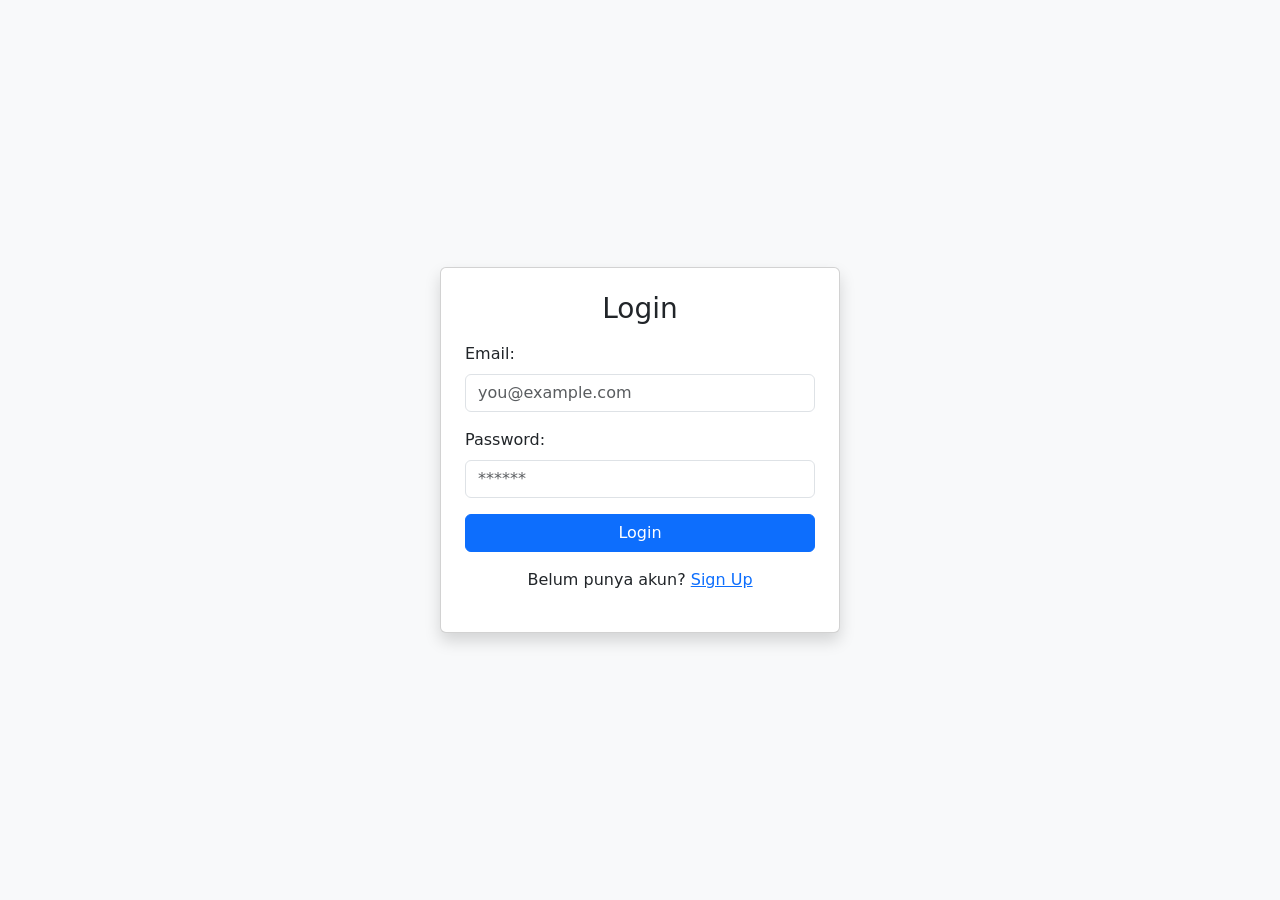
<file: login.html>
<!DOCTYPE html>
<html lang="id">
<head>
    <meta charset="UTF-8">
    <title>Login - Lokalin</title>
    <meta name="viewport" content="width=device-width, initial-scale=1">
    <link href="https://cdn.jsdelivr.net/npm/bootstrap@5.3.3/dist/css/bootstrap.min.css" rel="stylesheet">
</head>
<body class="d-flex align-items-center justify-content-center vh-100 bg-light">

    <div class="card p-4 shadow" style="width: 100%; max-width: 400px;">
        <h3 class="text-center mb-3">Login</h3>
        <form id="login-form">
            <div class="mb-3">
                <label for="email" class="form-label">Email:</label>
                <input type="email" id="email" class="form-control" placeholder="you@example.com" required>
            </div>
            <div class="mb-3">
                <label for="password" class="form-label">Password:</label>
                <input type="password" id="password" class="form-control" placeholder="******" required>
            </div>
            <button type="submit" class="btn btn-primary w-100">Login</button>
            <p class="text-center mt-3">Belum punya akun? <a href="signup.html">Sign Up</a></p>
        </form>
    </div>

    <script>
    function handleLogin() {
        const email = document.getElementById('email')?.value;
        const password = document.getElementById('password')?.value;
        const storedUser = JSON.parse(localStorage.getItem('user'));

        if (storedUser && storedUser.email === email && storedUser.password === password) {
            // Tambahkan ID jika belum ada
            const loggedInUser = {
                id: storedUser.id || 'user_' + Date.now(),
                name: storedUser.name
            };

            // Simpan ke dua tempat agar kompatibel ke sistem
            localStorage.setItem('loggedInUser', JSON.stringify(loggedInUser));
            localStorage.setItem('user', JSON.stringify({ ...storedUser, id: loggedInUser.id }));

            alert('Login berhasil!');
            window.location.href = 'index.html';
        } else {
            alert('Email atau password salah!');
        }
    }

    document.getElementById('login-form').addEventListener('submit', function(e) {
        e.preventDefault();
        handleLogin();
    });
    </script>
</body>
</html>
</file>
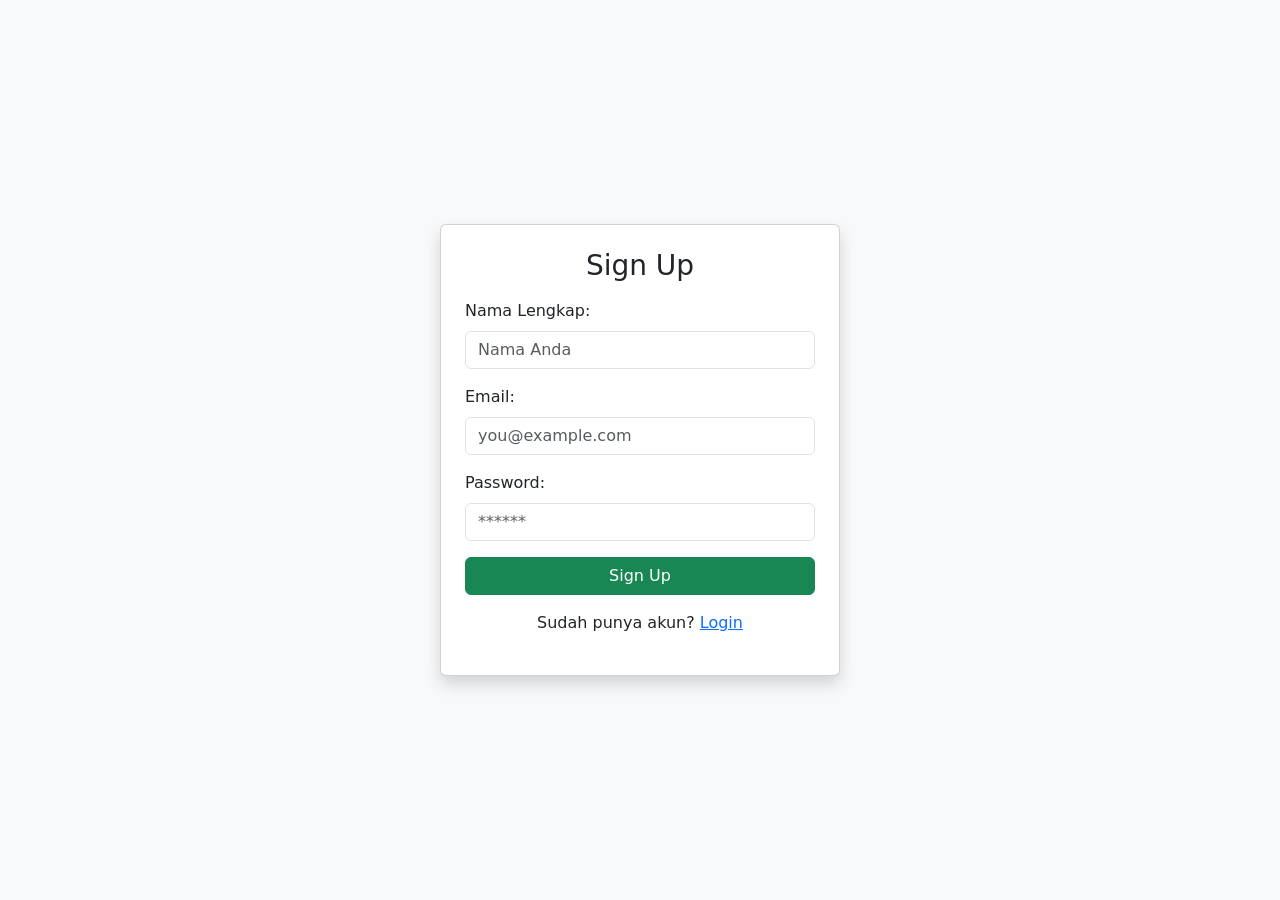
<file: signup.html>
<!DOCTYPE html>
<html lang="id">
<head>
    <meta charset="UTF-8">
    <title>Sign Up - Lokalin</title>
    <meta name="viewport" content="width=device-width, initial-scale=1">
    <link href="https://cdn.jsdelivr.net/npm/bootstrap@5.3.3/dist/css/bootstrap.min.css" rel="stylesheet">
</head>
<body class="d-flex align-items-center justify-content-center vh-100 bg-light">

    <div class="card p-4 shadow" style="width: 100%; max-width: 400px;">
        <h3 class="text-center mb-3">Sign Up</h3>
        <form id="signup-form">
            <div class="mb-3">
                <label for="name" class="form-label">Nama Lengkap:</label>
                <input type="text" id="name" class="form-control" placeholder="Nama Anda" required>
            </div>
            <div class="mb-3">
                <label for="email" class="form-label">Email:</label>
                <input type="email" id="email" class="form-control" placeholder="you@example.com" required>
            </div>
            <div class="mb-3">
                <label for="password" class="form-label">Password:</label>
                <input type="password" id="password" class="form-control" placeholder="******" required>
            </div>
            <button type="submit" class="btn btn-success w-100">Sign Up</button>
            <p class="text-center mt-3">Sudah punya akun? <a href="login.html">Login</a></p>
        </form>
    </div>

    <script>
    function handleSignUp() {
        const name = document.getElementById('name')?.value;
        const email = document.getElementById('email')?.value;
        const password = document.getElementById('password')?.value;

        if (name && email && password) {
            const user = {
                id: 'user_' + Date.now(),
                name,
                email,
                password
            };
            localStorage.setItem('user', JSON.stringify(user));
            alert('Registrasi berhasil! Silakan login.');
            window.location.href = 'login.html';
        } else {
            alert('Lengkapi semua field.');
        }
    }

    document.getElementById('signup-form').addEventListener('submit', function(e) {
        e.preventDefault();
        handleSignUp();
    });
    </script>
</body>
</html>
</file>
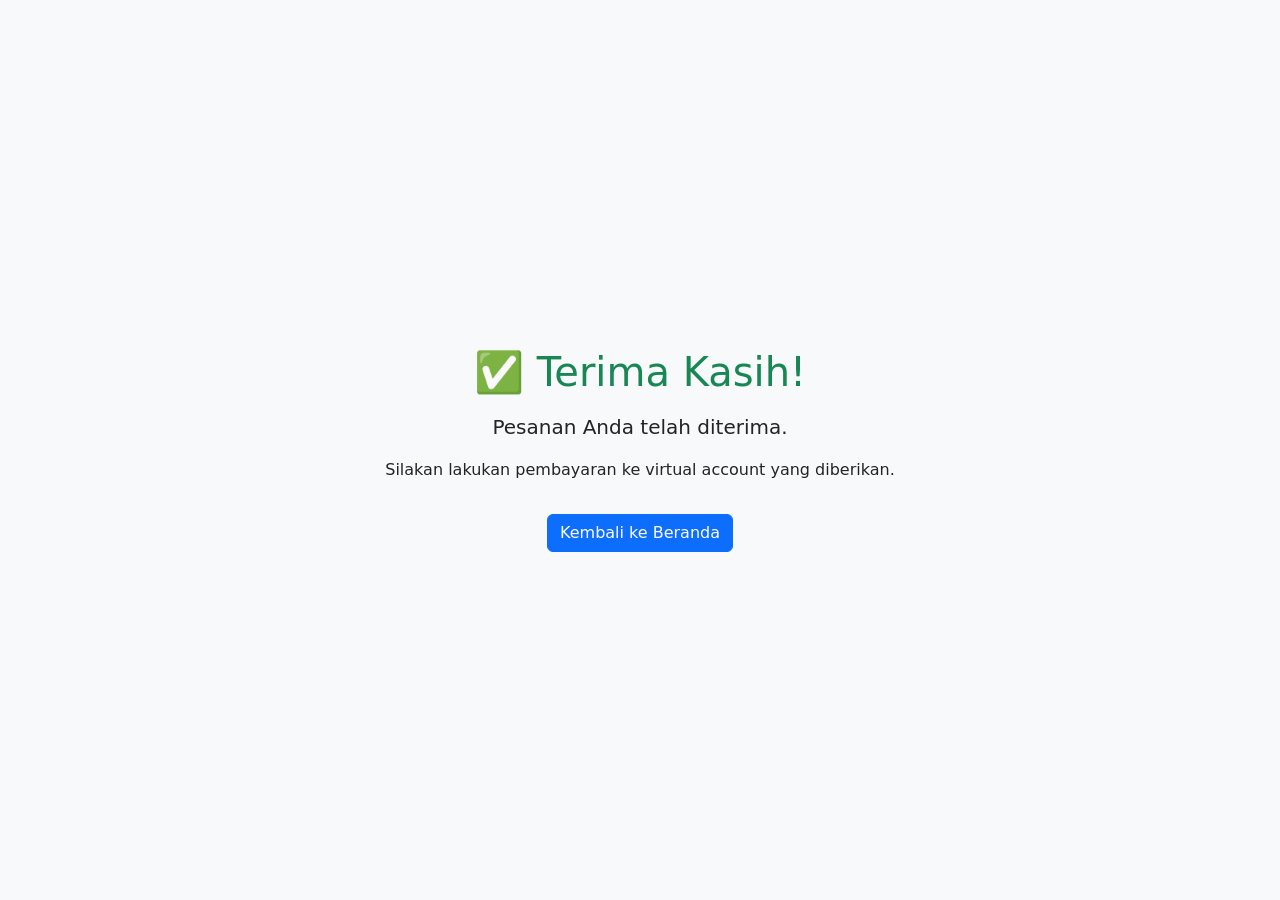
<file: thankyou.html>
<!DOCTYPE html>
<html lang="id">
<head>
  <meta charset="UTF-8">
  <title>Terima Kasih</title>
  <link href="https://cdn.jsdelivr.net/npm/bootstrap@5.3.3/dist/css/bootstrap.min.css" rel="stylesheet">
</head>
<body class="d-flex align-items-center justify-content-center vh-100 bg-light">
  <div class="text-center">
    <h1 class="text-success mb-3">✅ Terima Kasih!</h1>
    <p class="lead">Pesanan Anda telah diterima.</p>
    <p>Silakan lakukan pembayaran ke virtual account yang diberikan.</p>
    <a href="index.html" class="btn btn-primary mt-3">Kembali ke Beranda</a>
  </div>
</body>
</html>
</file>
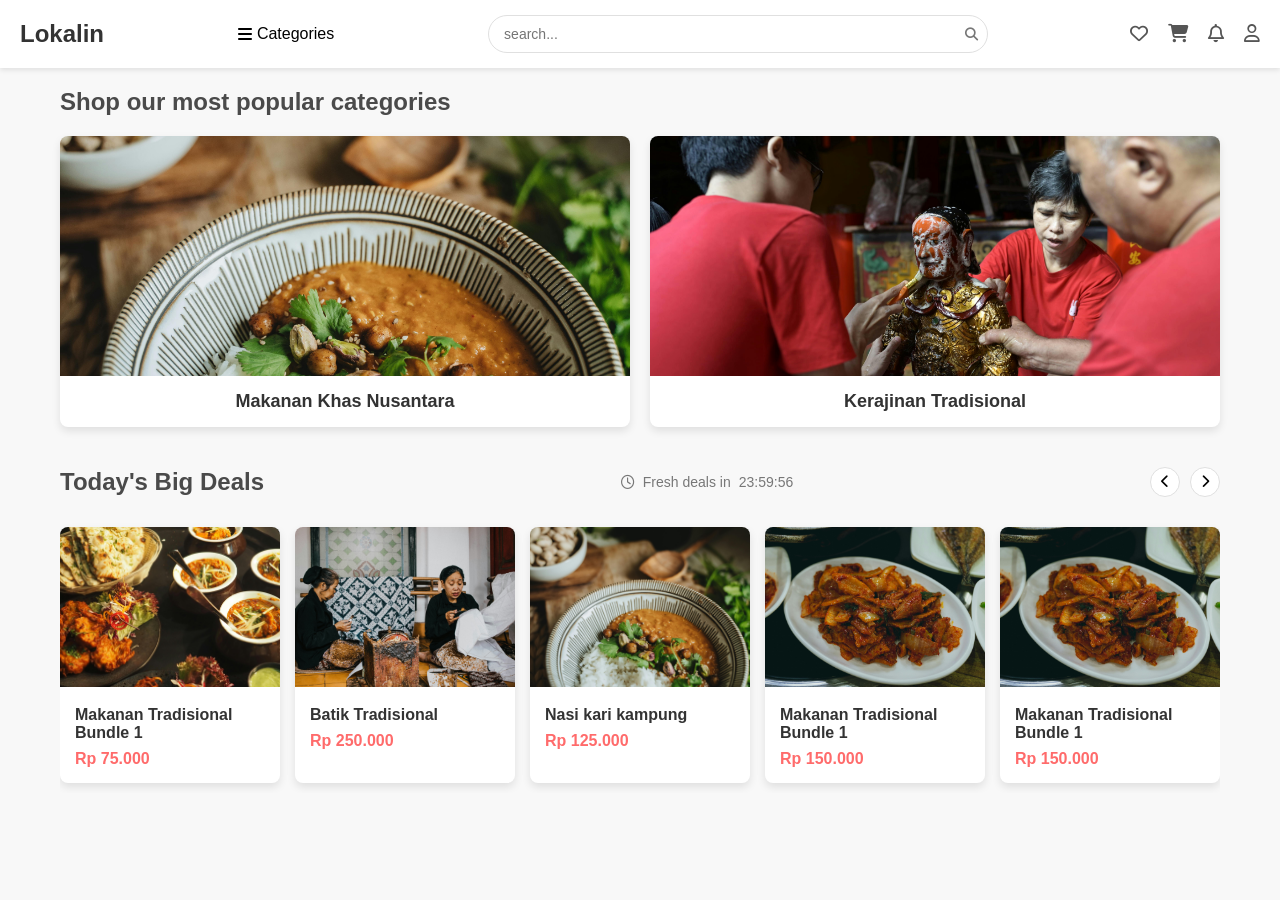
<file: landing_page/landing.html>
<!DOCTYPE html>
<html lang="en">
<head>
    <meta charset="UTF-8">
    <meta name="viewport" content="width=device-width, initial-scale=1.0">
    <title>Lokalin - Indonesian Traditional Marketplace</title>
    <link rel="stylesheet" href="./landing.css">
    <link rel="stylesheet" href="https://cdnjs.cloudflare.com/ajax/libs/font-awesome/6.4.0/css/all.min.css">
</head>
<body>
    
    <nav class="navbar">
        <div class="logo">Lokalin</div>
        <div class="categories-dropdown">
            <button class="categories-btn">
                <i class="fa-solid fa-bars"></i> Categories
            </button>
            <div class="dropdown-content">
                <a href="#">Food and Beverages</a>
                <a href="#">Home and Living</a>
                <a href="#">Art and Collection</a>
                <a href="#">Clothing</a>
                <a href="#">Accessories</a>
                <a href="#">Toys and Games</a>
            </div>
        </div>
        <div class="search-container">
            <input type="text" placeholder="search...">
            <button class="search-btn"><i class="fa-solid fa-magnifying-glass"></i></button>
        </div>
        <div class="nav-icons">
            <a href="#" class="icon-link"><i class="fa-regular fa-heart"></i></a>
            <a href="#" class="icon-link"><i class="fa-solid fa-cart-shopping"></i></a>
            <a href="#" class="icon-link"><i class="fa-regular fa-bell"></i></a>
            <a href="#" class="icon-link"><i class="fa-regular fa-user"></i></a>
        </div>
    </nav>

    <main>
        <section class="popular-categories">
            <h2>Shop our most popular categories</h2>
            <div class="category-cards">
                <div class="category-card">
                    <div class="category-img">
                        <img src="/assets/pictures/food2.jpg" alt="Makanan Khas Nusantara">
                    </div>
                    <h3>Makanan Khas Nusantara</h3>
                </div>
                <div class="category-card">
                    <div class="category-img">
                        <img src="/assets/pictures/kerajinan-budaya.jpg" alt="Kerajinan Tradisional">
                    </div>
                    <h3>Kerajinan Tradisional</h3>
                </div>
            </div>
        </section>

        <section class="deals-section">
            <div class="deals-header">
                <h2>Today's Big Deals</h2>
                <div class="timer">
                    <i class="fa-regular fa-clock"></i> Fresh deals in <span id="countdown">00:00:00</span>
                </div>
                <div class="nav-arrows">
                    <button class="arrow-left"><i class="fa-solid fa-chevron-left"></i></button>
                    <button class="arrow-right"><i class="fa-solid fa-chevron-right"></i></button>
                </div>
            </div>
            
            <div class="deals-slider">
                <div class="deal-card">
                    <img src="/assets/pictures/pexels-chanwalrus-958545.jpg" alt="Gambar makanan 1">
                    <div class="deal-info">
                        <h3>Makanan Tradisional Bundle 1</h3>
                        <p>Rp 75.000</p>
                    </div>
                </div>
                <div class="deal-card">
                    <img src="/assets/pictures/batik.jpg" alt="Gambar makanan 2">
                    <div class="deal-info">
                        <h3>Batik Tradisional</h3>
                        <p>Rp 250.000</p>
                    </div>
                </div>
                <div class="deal-card">
                    <img src="/assets/pictures/food2.jpg" alt="Gambar makanan 3">
                    <div class="deal-info">
                        <h3>Nasi kari kampung</h3>
                        <p>Rp 125.000</p>
                    </div>
                </div>
                <div class="deal-card">
                    <img src="/assets/pictures/food3.jpg" alt="Gambar makanan 4">
                    <div class="deal-info">
                        <h3>Makanan Tradisional Bundle 1</h3>
                        <p>Rp 150.000</p>
                    </div>
                </div>
                <div class="deal-card">
                    <img src="/assets/pictures/food3.jpg" alt="Gambar makanan 4">
                    <div class="deal-info">
                        <h3>Makanan Tradisional Bundle 1</h3>
                        <p>Rp 150.000</p>
                    </div>
                </div>
                <div class="deal-card">
                    <img src="/assets/pictures/food3.jpg" alt="Gambar makanan 4">
                    <div class="deal-info">
                        <h3>Makanan Tradisional Bundle 1</h3>
                        <p>Rp 150.000</p>
                    </div>
                </div>
            </div>
        </section>
    </main>

    <script src="./landing.js"></script>
</body>
</html>
</file>
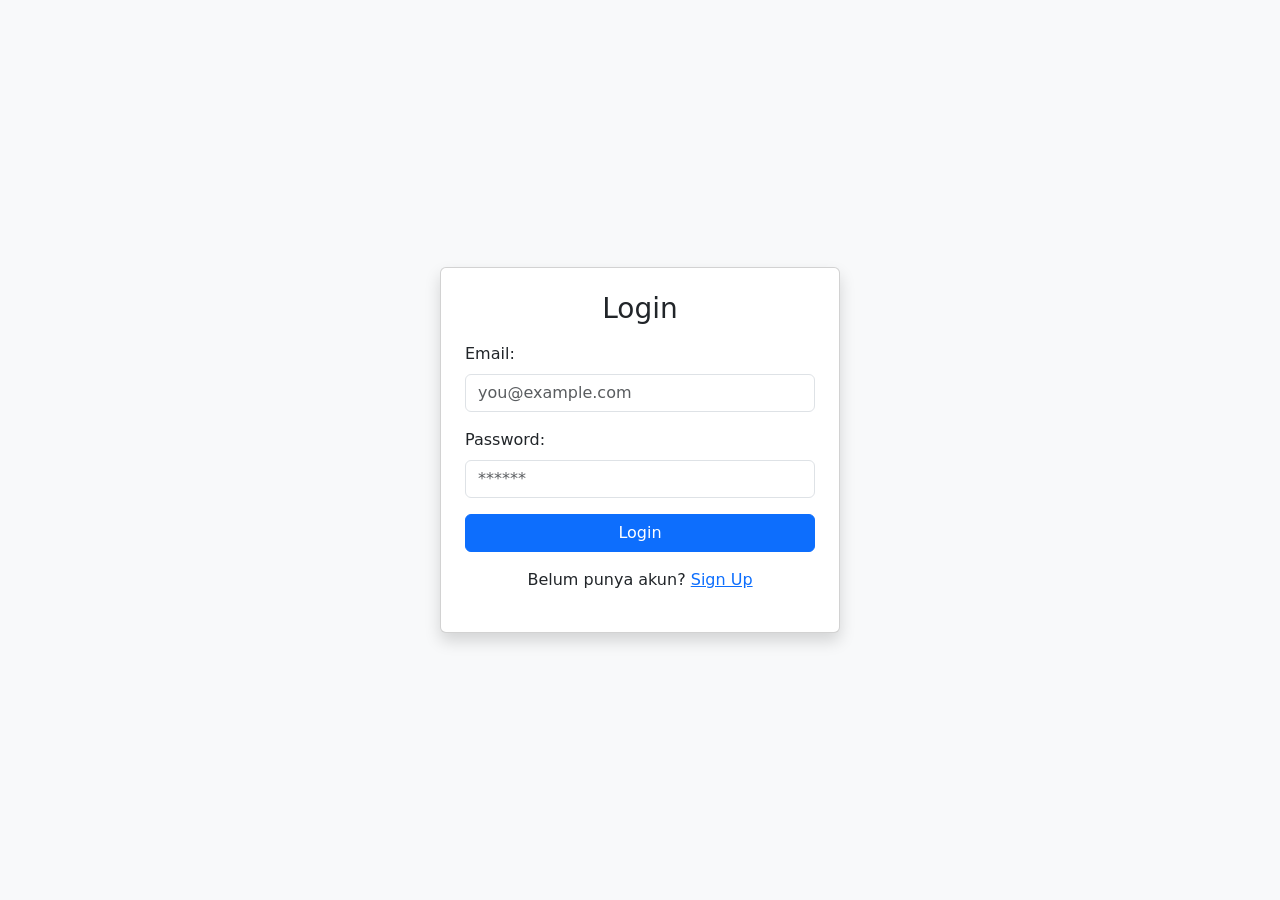
<file: Lokalin/login.html>
<!DOCTYPE html>
<html lang="id">
<head>
    <meta charset="UTF-8">
    <title>Login - Lokalin</title>
    <meta name="viewport" content="width=device-width, initial-scale=1">
    <link href="https://cdn.jsdelivr.net/npm/bootstrap@5.3.3/dist/css/bootstrap.min.css" rel="stylesheet">
</head>
<body class="d-flex align-items-center justify-content-center vh-100 bg-light">

    <div class="card p-4 shadow" style="width: 100%; max-width: 400px;">
        <h3 class="text-center mb-3">Login</h3>
        <form id="login-form">
            <div class="mb-3">
                <label for="email" class="form-label">Email:</label>
                <input type="email" id="email" class="form-control" placeholder="you@example.com" required>
            </div>
            <div class="mb-3">
                <label for="password" class="form-label">Password:</label>
                <input type="password" id="password" class="form-control" placeholder="******" required>
            </div>
            <button type="submit" class="btn btn-primary w-100">Login</button>
            <p class="text-center mt-3">Belum punya akun? <a href="signup.html">Sign Up</a></p>
        </form>
    </div>

    <!-- SCRIPT LOGIN -->
    <script>
    function handleLogin() {
        console.log('handleLogin dijalankan');
        const email = document.getElementById('email')?.value;
        const password = document.getElementById('password')?.value;

        const storedUser = JSON.parse(localStorage.getItem('user'));

        if (storedUser && storedUser.email === email && storedUser.password === password) {
            localStorage.setItem('loggedIn', 'true');
            alert('Login berhasil!');
            window.location.href = 'index.html';
        } else {
            alert('Email atau password salah!');
        }
    }

    document.getElementById('login-form').addEventListener('submit', function(e) {
        e.preventDefault();
        handleLogin();
    });
    </script>
</body>
</html>
</file>
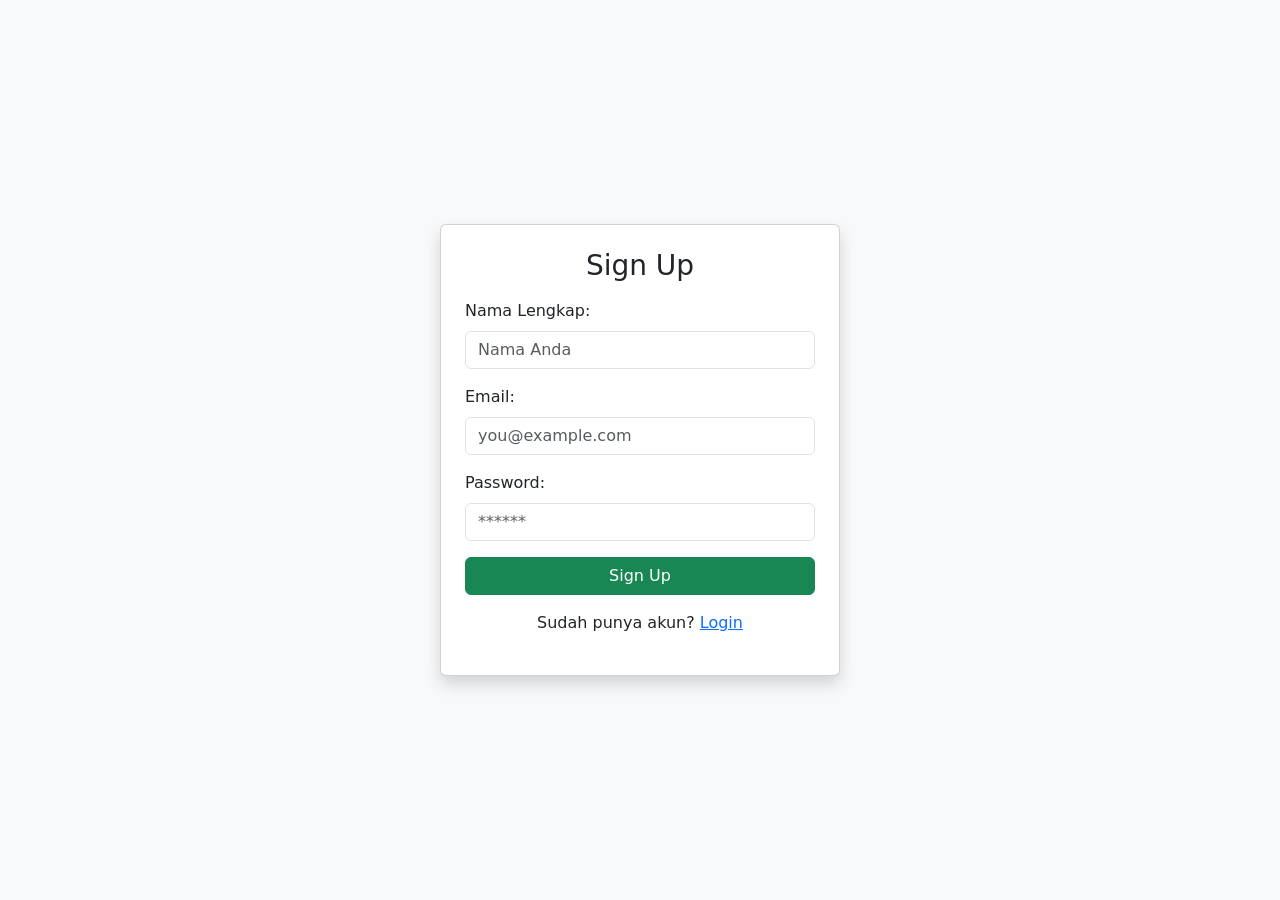
<file: Lokalin/signup.html>
<!-- signup.html -->
<!DOCTYPE html>
<html lang="id">
<head>
    <meta charset="UTF-8">
    <title>Sign Up - Lokalin</title>
    <meta name="viewport" content="width=device-width, initial-scale=1">
    <link href="https://cdn.jsdelivr.net/npm/bootstrap@5.3.3/dist/css/bootstrap.min.css" rel="stylesheet">
</head>
<body class="d-flex align-items-center justify-content-center vh-100 bg-light">

    <div class="card p-4 shadow" style="width: 100%; max-width: 400px;">
        <h3 class="text-center mb-3">Sign Up</h3>
        <form id="signup-form">
            <div class="mb-3">
                <label for="name" class="form-label">Nama Lengkap:</label>
                <input type="text" id="name" class="form-control" placeholder="Nama Anda" required>
            </div>
            <div class="mb-3">
                <label for="email" class="form-label">Email:</label>
                <input type="email" id="email" class="form-control" placeholder="you@example.com" required>
            </div>
            <div class="mb-3">
                <label for="password" class="form-label">Password:</label>
                <input type="password" id="password" class="form-control" placeholder="******" required>
            </div>
            <button type="submit" class="btn btn-success w-100">Sign Up</button>
            <p class="text-center mt-3">Sudah punya akun? <a href="login.html">Login</a></p>
        </form>
    </div>

    <!-- PASTE DI SINI -->
    <script>
    function handleSignUp() {
        console.log('handleSignUp dijalankan');
        const name = document.getElementById('name')?.value;
        const email = document.getElementById('email')?.value;
        const password = document.getElementById('password')?.value;

        if (name && email && password) {
            const user = { name, email, password };
            localStorage.setItem('user', JSON.stringify(user));
            alert('Registrasi berhasil! Silakan login.');
            window.location.href = 'login.html';
        } else {
            alert('Lengkapi semua field.');
        }
    }

    document.getElementById('signup-form').addEventListener('submit', function(e) {
        e.preventDefault();
        handleSignUp();
    });
    </script>
</body>
</html>
</file>
<file: landing_page/landing.css>
/* Global Styles */
* {
    margin: 0;
    padding: 0;
    box-sizing: border-box;
    font-family: 'Segoe UI', Tahoma, Geneva, Verdana, sans-serif;
}

:root {
    --primary-color: #4a4a4a;
    --secondary-color: #f5f5f5;
    --accent-color: #ff6b6b;
    --text-color: #333;
    --border-color: #e0e0e0;
}

body {
    background-color: #f8f8f8;
    color: var(--text-color);
}

/* Navbar Styles */
.navbar {
    display: flex;
    align-items: center;
    justify-content: space-between;
    padding: 15px 20px;
    background-color: white;
    box-shadow: 0 2px 5px rgba(0, 0, 0, 0.1);
    position: sticky;
    top: 0;
    z-index: 1000;
}

.logo {
    font-size: 24px;
    font-weight: bold;
    color: #333;
    cursor: pointer;
}

.categories-dropdown {
    position: relative;
    display: inline-block;
}

.categories-btn {
    background: none;
    border: none;
    cursor: pointer;
    font-size: 16px;
    display: flex;
    align-items: center;
    gap: 5px;
    padding: 8px 12px;
}

.dropdown-content {
    display: none;
    position: absolute;
    background-color: white;
    min-width: 200px;
    box-shadow: 0 8px 16px rgba(0, 0, 0, 0.1);
    z-index: 1;
    border-radius: 4px;
}

.dropdown-content a {
    color: var(--text-color);
    padding: 12px 16px;
    text-decoration: none;
    display: block;
}

.dropdown-content a:hover {
    background-color: #f1f1f1;
}

.categories-dropdown:hover .dropdown-content {
    display: block;
}

.search-container {
    flex-grow: 1;
    margin: 0 20px;
    position: relative;
    max-width: 500px;
}

.search-container input {
    width: 100%;
    padding: 10px 40px 10px 15px;
    border: 1px solid var(--border-color);
    border-radius: 25px;
    font-size: 14px;
    outline: none;
}

.search-btn {
    position: absolute;
    right: 10px;
    top: 50%;
    transform: translateY(-50%);
    background: none;
    border: none;
    cursor: pointer;
    color: #777;
}

.nav-icons {
    display: flex;
    gap: 20px;
}

.icon-link {
    color: #555;
    font-size: 18px;
    text-decoration: none;
}

.icon-link:hover {
    color: var(--accent-color);
}

/* Main Content Styles */
main {
    padding: 20px;
    max-width: 1200px;
    margin: 0 auto;
}

/* Popular Categories Section */
.popular-categories {
    margin-bottom: 40px;
}

.popular-categories h2 {
    margin-bottom: 20px;
    font-size: 24px;
    color: var(--primary-color);
}

.category-cards {
    display: flex;
    justify-content: space-between;
    gap: 20px;
}

.category-card {
    flex: 1;
    background-color: white;
    border-radius: 8px;
    overflow: hidden;
    box-shadow: 0 4px 8px rgba(0, 0, 0, 0.1);
    transition: transform 0.3s ease;
}

.category-card:hover {
    transform: translateY(-5px);
}

.category-img {
    height: 240px;
    overflow: hidden;
}

.category-img img {
    width: 100%;
    height: 100%;
    object-fit: cover;
    transition: transform 0.3s ease;
}

.category-card:hover .category-img img {
    transform: scale(1.05);
}

.category-card h3 {
    padding: 15px;
    text-align: center;
    font-size: 18px;
}

/* Today's Deals Section */
.deals-section {
    margin-bottom: 40px;
}

.deals-header {
    display: flex;
    justify-content: space-between;
    align-items: center;
    margin-bottom: 20px;
}

.deals-header h2 {
    font-size: 24px;
    color: var(--primary-color);
}

.timer {
    display: flex;
    align-items: center;
    gap: 8px;
    color: #777;
    font-size: 14px;
}

.nav-arrows {
    display: flex;
    gap: 10px;
}

.arrow-left, .arrow-right {
    width: 30px;
    height: 30px;
    border-radius: 50%;
    border: 1px solid var(--border-color);
    background-color: white;
    display: flex;
    align-items: center;
    justify-content: center;
    cursor: pointer;
    transition: background-color 0.3s ease;
}

.arrow-left:hover, .arrow-right:hover {
    background-color: var(--secondary-color);
}

.deals-slider {
    display: flex;
    gap: 15px;
    overflow-x: auto;
    scroll-behavior: smooth;
    padding: 10px 0;
    scrollbar-width: none; 
    -ms-overflow-style: none; 
}

.deals-slider::-webkit-scrollbar {
    display: none; 
}

.deal-card {
    min-width: 220px;
    background-color: white;
    border-radius: 8px;
    overflow: hidden;
    box-shadow: 0 4px 8px rgba(0, 0, 0, 0.1);
    transition: transform 0.3s ease;
}

.deal-card:hover {
    transform: translateY(-5px);
}

.deal-card img {
    width: 100%;
    height: 160px;
    object-fit: cover;
}

.deal-info {
    padding: 15px;
}

.deal-info h3 {
    font-size: 16px;
    margin-bottom: 8px;
}

.deal-info p {
    font-weight: bold;
    color: var(--accent-color);
}

@media screen and (max-width: 768px) {
    .navbar {
        flex-wrap: wrap;
    }
    
    .logo {
        order: 1;
        flex: 1;
    }
    
    .categories-dropdown {
        order: 2;
    }
    
    .nav-icons {
        order: 3;
    }
    
    .search-container {
        order: 4;
        margin: 10px 0 0;
        max-width: 100%;
        flex-basis: 100%;
    }
    
    .category-cards {
        flex-direction: column;
    }
    
    .deals-header {
        flex-wrap: wrap;
    }
    
    .deals-header h2 {
        flex-basis: 100%;
        margin-bottom: 10px;
    }
    
    .timer {
        flex: 1;
    }
}

@media screen and (max-width: 480px) {
    .deals-slider {
        gap: 10px;
    }
    
    .deal-card {
        min-width: 160px;
    }
    
    .nav-icons {
        gap: 15px;
    }
    
    .categories-btn {
        font-size: 14px;
    }
}
</file>
